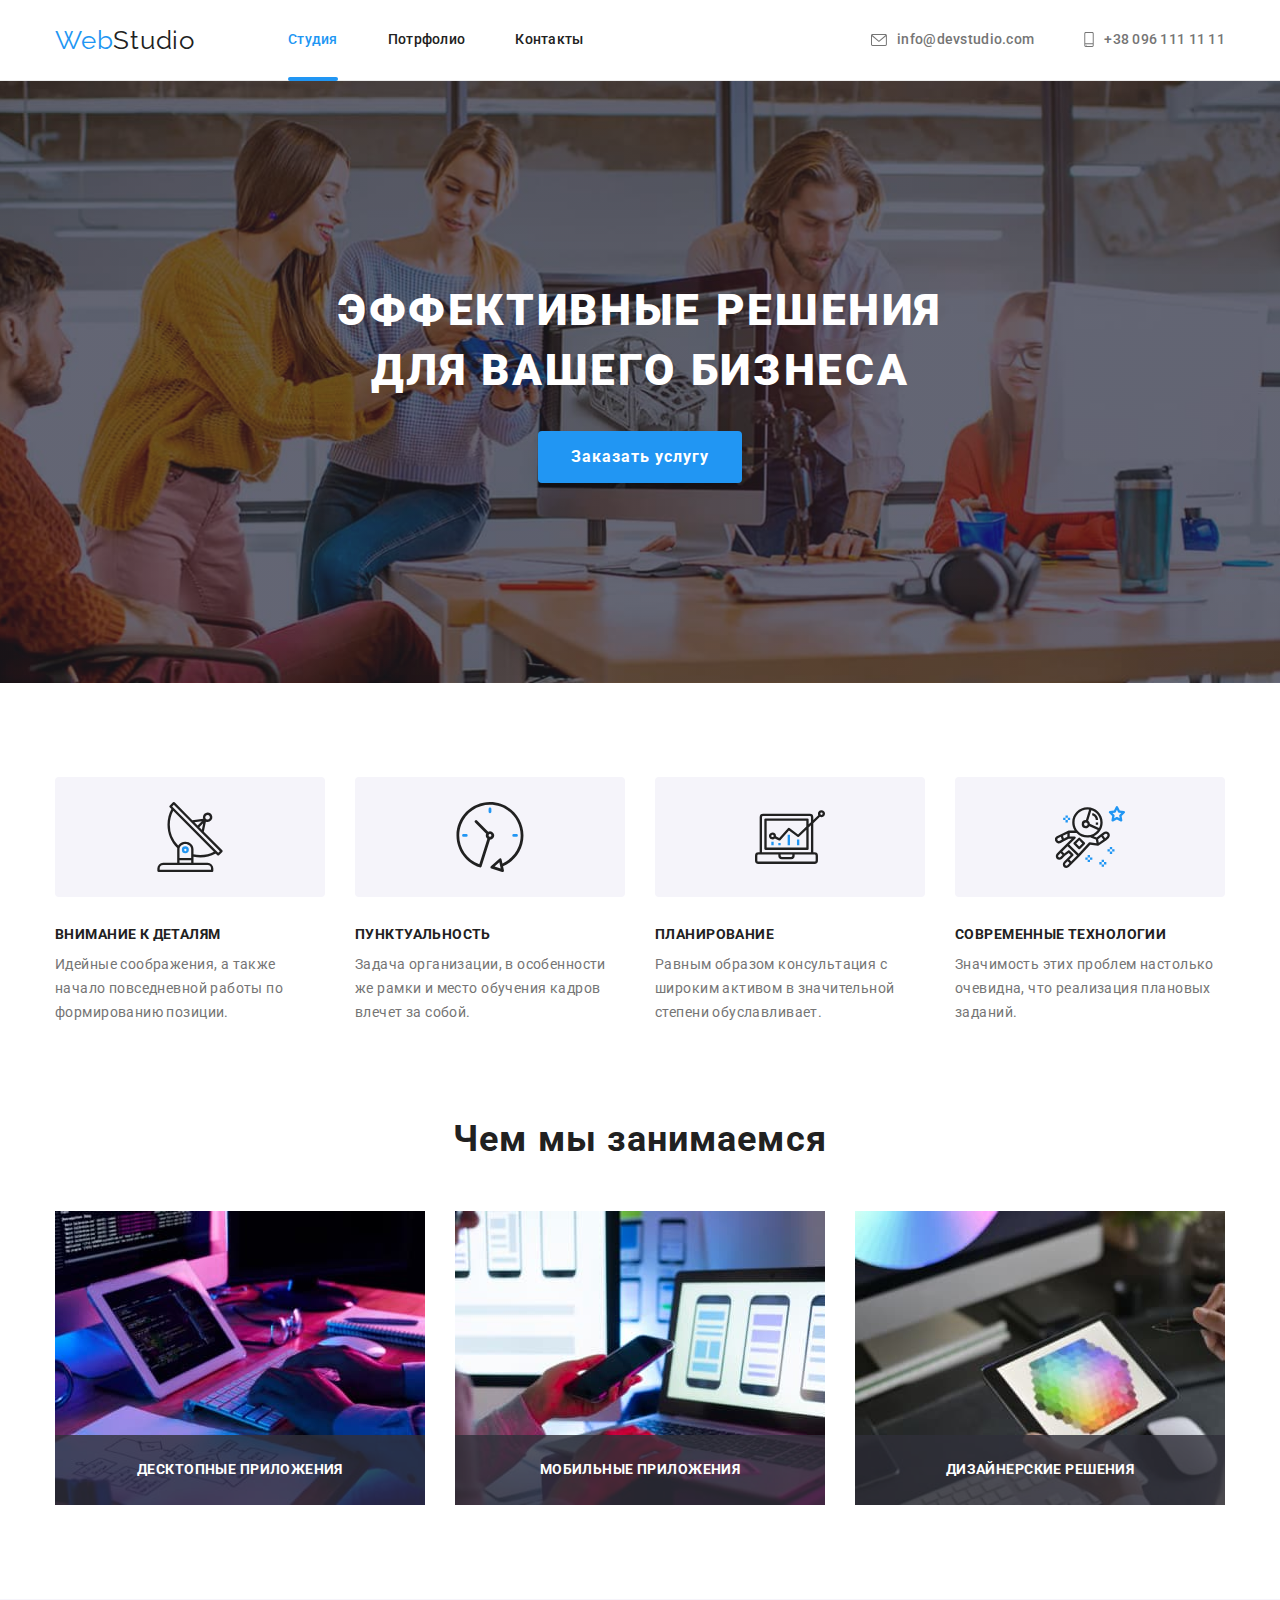
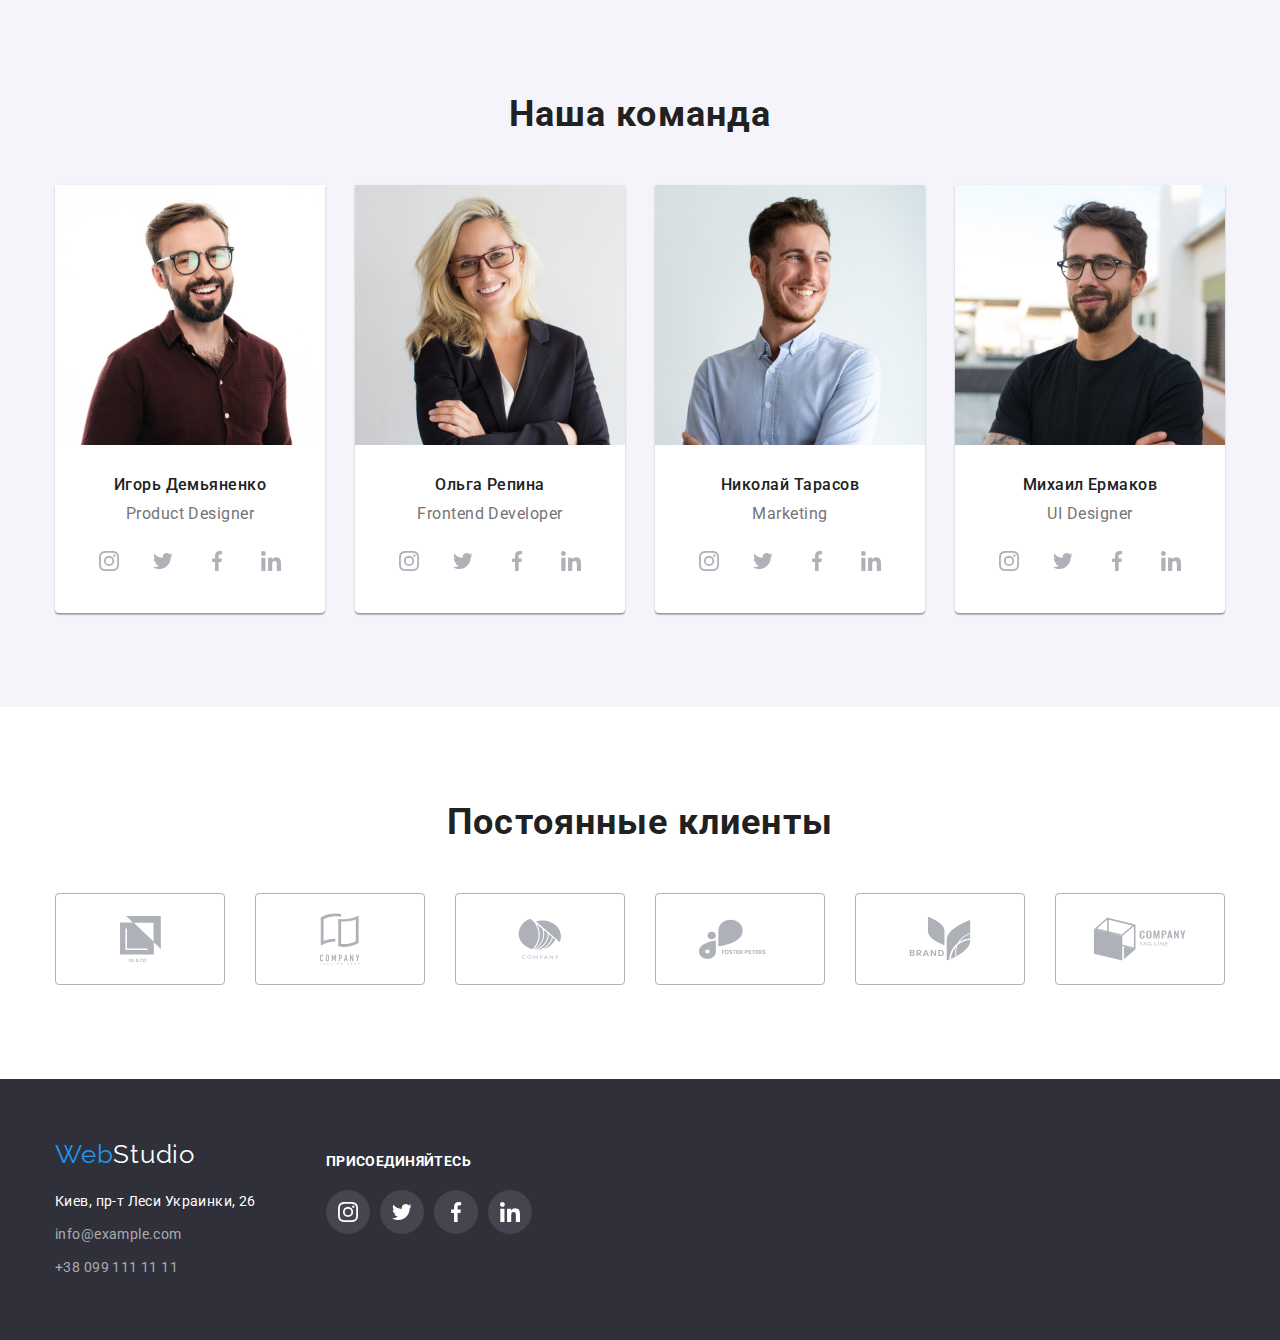
<file: index.html>
<!DOCTYPE html>
<html lang="ru">

<head>
    <meta charset="UTF-8" />
    <meta http-equiv="X-UA-Compatible" content="IE=edge" />
    <meta name="viewport" content="width=device-width, initial-scale=1.0" />
    <title>Studio</title>
    <link rel="preconnect" href="https://fonts.googleapis.com" />
    <link rel="preconnect" href="https://fonts.gstatic.com" crossorigin />
    <link href="https://fonts.googleapis.com/css2?family=Raleway:wght@700&family=Roboto:wght@400;500;700;900&display=swap" rel="stylesheet" />
    <link rel="stylesheet" href="https://cdnjs.cloudflare.com/ajax/libs/modern-normalize/1.1.0/modern-normalize.min.css" />
    <link rel="stylesheet" href="./css/styles.css" />
</head>

<body class="page">
    <!--Хедер-->
    <header class="header">
        <div class="conteiner">
            <nav class="header-nav">
                <ul class="header-list list">
                    <li class="header-item">
                        <a href="/" class="logo"><span class="first-logo">Web</span><span class="second-logo">Studio</span></a
              >
            </li>
            <li class="header-item">
              <a href="./index.html" class="header-link current">Студия</a>
                    </li>
                    <li class="header-item">
                        <a href="./portfolio.html" class="header-link">Потрфолио</a>
                    </li>
                    <li class="header-item">
                        <a href="#" class="header-link">Контакты</a>
                    </li>
                </ul>
            </nav>
            <ul class="header-list list">
                <li class="header-item">
                    <a href="mailto:info@devstudio.com" class="header-link mail"><svg class="header-icon mail" width="16px" height="12px">
                <use href="./images/icon.svg#icon-envelope"></use></svg
              >info@devstudio.com</a
            >
          </li>

          <li class="header-item">
            <a href="tel:+380961111111" class="header-link tel"
              ><svg class="header-icon tel" width="10px" height="15px">
                <use href="./images/icon.svg#icon-smartphone"></use></svg
              >+38 096 111 11 11</a
            >
          </li>
        </ul>
      </div>
    </header>
    <main>
      <!--Охотник-->
      <section class="hunter section">
        <div class="conteiner">
          <h1 class="hunter-text">Эффективные решения для вашего бизнеса</h1>
          <button type="button" class="hunter-btn" data-modal-open>Заказать услугу</button>
        </div>
      </section>
      <!--Преимущества-->
      <section class="advantage section">
        <div class="conteiner">
          <h2 class="advantage-title visually-hidden">Преимущества</h2>

          <ul class="advantage-list list">
            <li class="advantage-item antenna">
              <div class="advantage-box">
                <svg class="advantage-icon" width="70px" height="70px">
                  <use href="./images/icon.svg#icon-antenna"></use>
                </svg>
              </div>
              <h3 class="advantage-quality">Внимание к деталям</h3>
              <p class="advantage-text">
                Идейные соображения, а также начало повседневной работы по формированию позиции.
              </p>
            </li>
            <li class="advantage-item clock">
              <div class="advantage-box">
                <svg class="advantage-icon" width="70px" height="70px">
                  <use href="./images/icon.svg#icon-clock"></use>
                </svg>
              </div>
              <h3 class="advantage-quality">Пунктуальность</h3>
              <p class="advantage-text">
                Задача организации, в особенности же рамки и место обучения кадров влечет за собой.
              </p>
            </li>
            <li class="advantage-item diagramm">
              <div class="advantage-box">
                <svg class="advantage-icon" width="70px" height="70px">
                  <use href="./images/icon.svg#icon-diagram"></use>
                </svg>
              </div>
              <h3 class="advantage-quality">Планирование</h3>
              <p class="advantage-text">
                Равным образом консультация с широким активом в значительной степени обуславливает.
              </p>
            </li>
            <li class="advantage-item astronaut">
              <div class="advantage-box">
                <svg class="advantage-icon" width="70px" height="70px">
                  <use href="./images/icon.svg#icon-astronaut"></use>
                </svg>
              </div>
              <h3 class="advantage-quality">Современные технологии</h3>
              <p class="advantage-text">
                Значимость этих проблем настолько очевидна, что реализация плановых заданий.
              </p>
            </li>
          </ul>
        </div>
      </section>
      <!--Чем мы занимаемся-->
      <section class="our-work section">
        <div class="conteiner">
          <h2 class="our-work-title">Чем мы занимаемся</h2>

          <ul class="our-work-list list">
            <li class="our-work-item">
              <div class="thumb-box"><p class="thumb-text">Десктопные приложения</p></div>
              <img src="./images/pc.jpg" alt="работа за компьютером" width="370" />
            </li>

            <li class="our-work-item">
              <div class="thumb-box"><p class="thumb-text">Мобильные приложения</p></div>
              <img src="./images/notebook.jpg" alt="работа за ноутбуком" width="370" />
            </li>

            <li class="our-work-item">
              <div class="thumb-box"><p class="thumb-text">Дизайнерские решения</p></div>
              <img src="./images/tablet.jpg" alt="работа с планшетом" width="370" />
            </li>
          </ul>
        </div>
      </section>
      <!--Наша команда-->
      <section class="workers section">
        <div class="conteiner">
          <h2 class="workers-title">Наша команда</h2>
          <ul class="workers-list list">
            <li class="workers-item">
              <img src="./images/i.demyanenko.jpg" alt="Игорь Демьяненко" width="270" />
              <div class="team">
                <h3 class="wokers-names">Игорь Демьяненко</h3>
                <p class="workers-position">Product Designer</p>
                <ul class="soc-list list">
                  <li class="soc-item">
                    <a href="" class="soc-link">
                      <svg class="soc-icon" width="20" height="20">
                        <use href="./images/icon.svg#icon-instagram"></use></svg
                    ></a>
                </li>
                <li class="soc-item">
                    <a href="" class="soc-link">
                        <svg class="soc-icon" width="20" height="20">
                        <use href="./images/icon.svg#icon-twitter"></use></svg
                    ></a>
                  </li>
                  <li class="soc-item">
                    <a href="" class="soc-link">
                      <svg class="soc-icon" width="20" height="20">
                        <use href="./images/icon.svg#icon-facebook"></use></svg
                    ></a>
                  </li>
                  <li class="soc-item">
                    <a href="" class="soc-link">
                      <svg class="soc-icon" width="20" height="20">
                        <use href="./images/icon.svg#icon-linkedin"></use></svg
                    ></a>
                  </li>
                </ul>
              </div>
            </li>
            <li class="workers-item">
              <img src="./images/o.repina.jpg" alt="Ольга Репина" width="270" />
              <div class="team">
                <h3 class="wokers-names">Ольга Репина</h3>
                <p class="workers-position">Frontend Developer</p>
                <ul class="soc-list list">
                  <li class="soc-item">
                    <a href="" class="soc-link">
                      <svg class="soc-icon" width="20" height="20">
                        <use href="./images/icon.svg#icon-instagram"></use></svg
                    ></a>
                  </li>
                  <li class="soc-item">
                    <a href="" class="soc-link">
                      <svg class="soc-icon" width="20" height="20">
                        <use href="./images/icon.svg#icon-twitter"></use></svg
                    ></a>
                  </li>
                  <li class="soc-item">
                    <a href="" class="soc-link">
                      <svg class="soc-icon" width="20" height="20">
                        <use href="./images/icon.svg#icon-facebook"></use></svg
                    ></a>
                  </li>
                  <li class="soc-item">
                    <a href="" class="soc-link">
                      <svg class="soc-icon" width="20" height="20">
                        <use href="./images/icon.svg#icon-linkedin"></use></svg
                    ></a>
                  </li>
                </ul>
              </div>
            </li>
            <li class="workers-item">
              <img src="./images/n.tarasov.jpg" alt="Николай Тарасов" width="270" />
              <div class="team">
                <h3 class="wokers-names">Николай Тарасов</h3>
                <p class="workers-position">Marketing</p>
                <ul class="soc-list list">
                  <li class="soc-item">
                    <a href="" class="soc-link">
                      <svg class="soc-icon" width="20" height="20">
                        <use href="./images/icon.svg#icon-instagram"></use></svg
                    ></a>
                  </li>
                  <li class="soc-item">
                    <a href="" class="soc-link">
                      <svg class="soc-icon" width="20" height="20">
                        <use href="./images/icon.svg#icon-twitter"></use></svg
                    ></a>
                  </li>
                  <li class="soc-item">
                    <a href="" class="soc-link">
                      <svg class="soc-icon" width="20" height="20">
                        <use href="./images/icon.svg#icon-facebook"></use></svg
                    ></a>
                  </li>
                  <li class="soc-item">
                    <a href="" class="soc-link">
                      <svg class="soc-icon" width="20" height="20">
                        <use href="./images/icon.svg#icon-linkedin"></use></svg
                    ></a>
                  </li>
                </ul>
              </div>
            </li>
            <li class="workers-item">
              <img src="./images/m.ermakov.jpg" alt="Михаил Ермаков" width="270" />
              <div class="team">
                <h3 class="wokers-names">Михаил Ермаков</h3>
                <p class="workers-position">UI Designer</p>
                <ul class="soc-list list">
                  <li class="soc-item">
                    <a href="" class="soc-link">
                      <svg class="soc-icon" width="20" height="20">
                        <use href="./images/icon.svg#icon-instagram"></use></svg
                    ></a>
                  </li>
                  <li class="soc-item">
                    <a href="" class="soc-link">
                      <svg class="soc-icon" width="20" height="20">
                        <use href="./images/icon.svg#icon-twitter"></use></svg
                    ></a>
                  </li>
                  <li class="soc-item">
                    <a href="" class="soc-link">
                      <svg class="soc-icon" width="20" height="20">
                        <use href="./images/icon.svg#icon-facebook"></use></svg
                    ></a>
                  </li>
                  <li class="soc-item">
                    <a href="" class="soc-link">
                      <svg class="soc-icon" width="20" height="20">
                        <use href="./images/icon.svg#icon-linkedin"></use></svg
                    ></a>
                  </li>
                </ul>
              </div>
            </li>
          </ul>
        </div>
      </section>

      <!--КЛИЕНТЫ-->

      <section class="permanent-clients section">
        <div class="container clients">
          <h2 class="clients-title">Постоянные клиенты</h2>
          <ul class="clients-list list">
            <li class="clients-item">
              <a href=" " class="clients-link">
                <svg class="clients-icon" width="41 " height="46.7 ">
                  <use href="./images/icon.svg#icon-logo "></use></svg
              ></a>
            </li>
            <li class="clients-item">
              <a href=" " class="clients-link"
                ><svg class="clients-icon" width="40 " height="52 ">
                  <use href="./images/icon.svg#icon-logo2 "></use>
                </svg>
                    </a>
                </li>
                <li class="clients-item">
                    <a href=" " class="clients-link">
                        <svg class="clients-icon" width="43.46" height="41.18 ">
                  <use href="./images/icon.svg#icon-logo3 "></use>
                </svg>
                    </a>
                </li>
                <li class="clients-item">
                    <a href=" " class="clients-link">
                        <svg class="clients-icon" width="84.44" height="40.62 ">
                  <use href="./images/icon.svg#icon-logo4 "></use>
                </svg>
                    </a>
                </li>
                <li class="clients-item">
                    <a href=" " class="clients-link">
                        <svg class="clients-icon" width="62.54" height="45.43 ">
                  <use href="./images/icon.svg#icon-logo5 "></use>
                </svg>
                    </a>
                </li>
                <li class="clients-item">
                    <a href=" " class="clients-link">
                        <svg class="clients-icon" width="93.79" height="43.93 ">
                  <use href="./images/icon.svg#icon-logo6 "></use>
                </svg>
                    </a>
                </li>
            </ul>
        </div>
        </section>
        </main>
        <!--Футер-->
        <footer class="footer">
            <div class="conteiner adress">
                <div class="adress-box">
                    <a href="/ " class="logo footer"><span class="first-logo">Web</span><span class="second-logo">Studio</span></a
          >
          <address class="adress">
            <ul class="adress-list list">
              <li class="adress-item">
                <a
                  href="https://www.google.com.ua/maps/place/%D0%B1%D1%83%D0%BB.+%D0%9B%D0%B5%D1%81%D0%B8+%D0%A3%D0%BA%D1%80%D0%B0%D0%B8%D0%BD%D0%BA%D0%B8,+26,+%D0%9A%D0%B8%D0%B5%D0%B2,+02000/@50.4265841,30.5361971,17z/data=!4m13!1m7!3m6!1s0x40d4cf0e033ecbe9:0x57a4dffefec77da0!2z0LHRg9C7LiDQm9C10YHQuCDQo9C60YDQsNC40L3QutC4LCAyNiwg0JrQuNC10LIsIDAyMDAw!3b1!8m2!3d50.4265807!4d30.5383858!3m4!1s0x40d4cf0e033ecbe9:0x57a4dffefec77da0!8m2!3d50.4265807!4d30.5383858?hl=ru "
                  class="adress-link link"
                  target="blank "
                >
                  Киев, пр-т Леси Украинки, 26
                </a>
                    </li>
                    <li class="adress-item">
                        <a href="mailto:info@example.com " class="adress-mail link">info@example.com</a>
                    </li>
                    <li class="adress-item">
                        <a href="tel:+380991111111 " class="adress-tel link">+38 099 111 11 11</a>
                    </li>
                    </ul>
                    </address>
                </div>

                <div class="adress-soc">
                    <p class="soc-text">Присоединяйтесь</p>
                    <ul class="soc-footer list">
                        <li class="soc-footer-item">
                            <a href="" class="soc-footer-link">
                                <svg class="soc-footer-icon" width="20" height="20">
                  <use href="./images/icon.svg#icon-instagram"></use>
                </svg>
                            </a>
                        </li>
                        <li class="soc-footer-item">
                            <a href="" class="soc-footer-link">
                                <svg class="soc-footer-icon" width="20" height="20">
                  <use href="./images/icon.svg#icon-twitter"></use>
                </svg>
                            </a>
                        </li>
                        <li class="soc-footer-item">
                            <a href="" class="soc-footer-link">
                                <svg class="soc-footer-icon" width="20" height="20">
                  <use href="./images/icon.svg#icon-facebook"></use>
                </svg>
                            </a>
                        </li>
                        <li class="soc-footer-item">
                            <a href="" class="soc-footer-link">
                                <svg class="soc-footer-icon" width="20" height="20">
                  <use href="./images/icon.svg#icon-linkedin"></use>
                </svg>
                            </a>
                        </li>
                    </ul>
                </div>
            </div>
        </footer>
        <div class="backdrop is-hidden" data-modal>
            <div class="modal">
                <button type="button" class="modal-close-btn" data-modal-close>
          <svg class="modal-close-icon" width="18" height="18">
            <use href="./images/icon.svg#icon-close-black"></use>
          </svg>
        </button>
            </div>
        </div>
        <script src="./js/modal.js"></script>
</body>

</html>
</file>
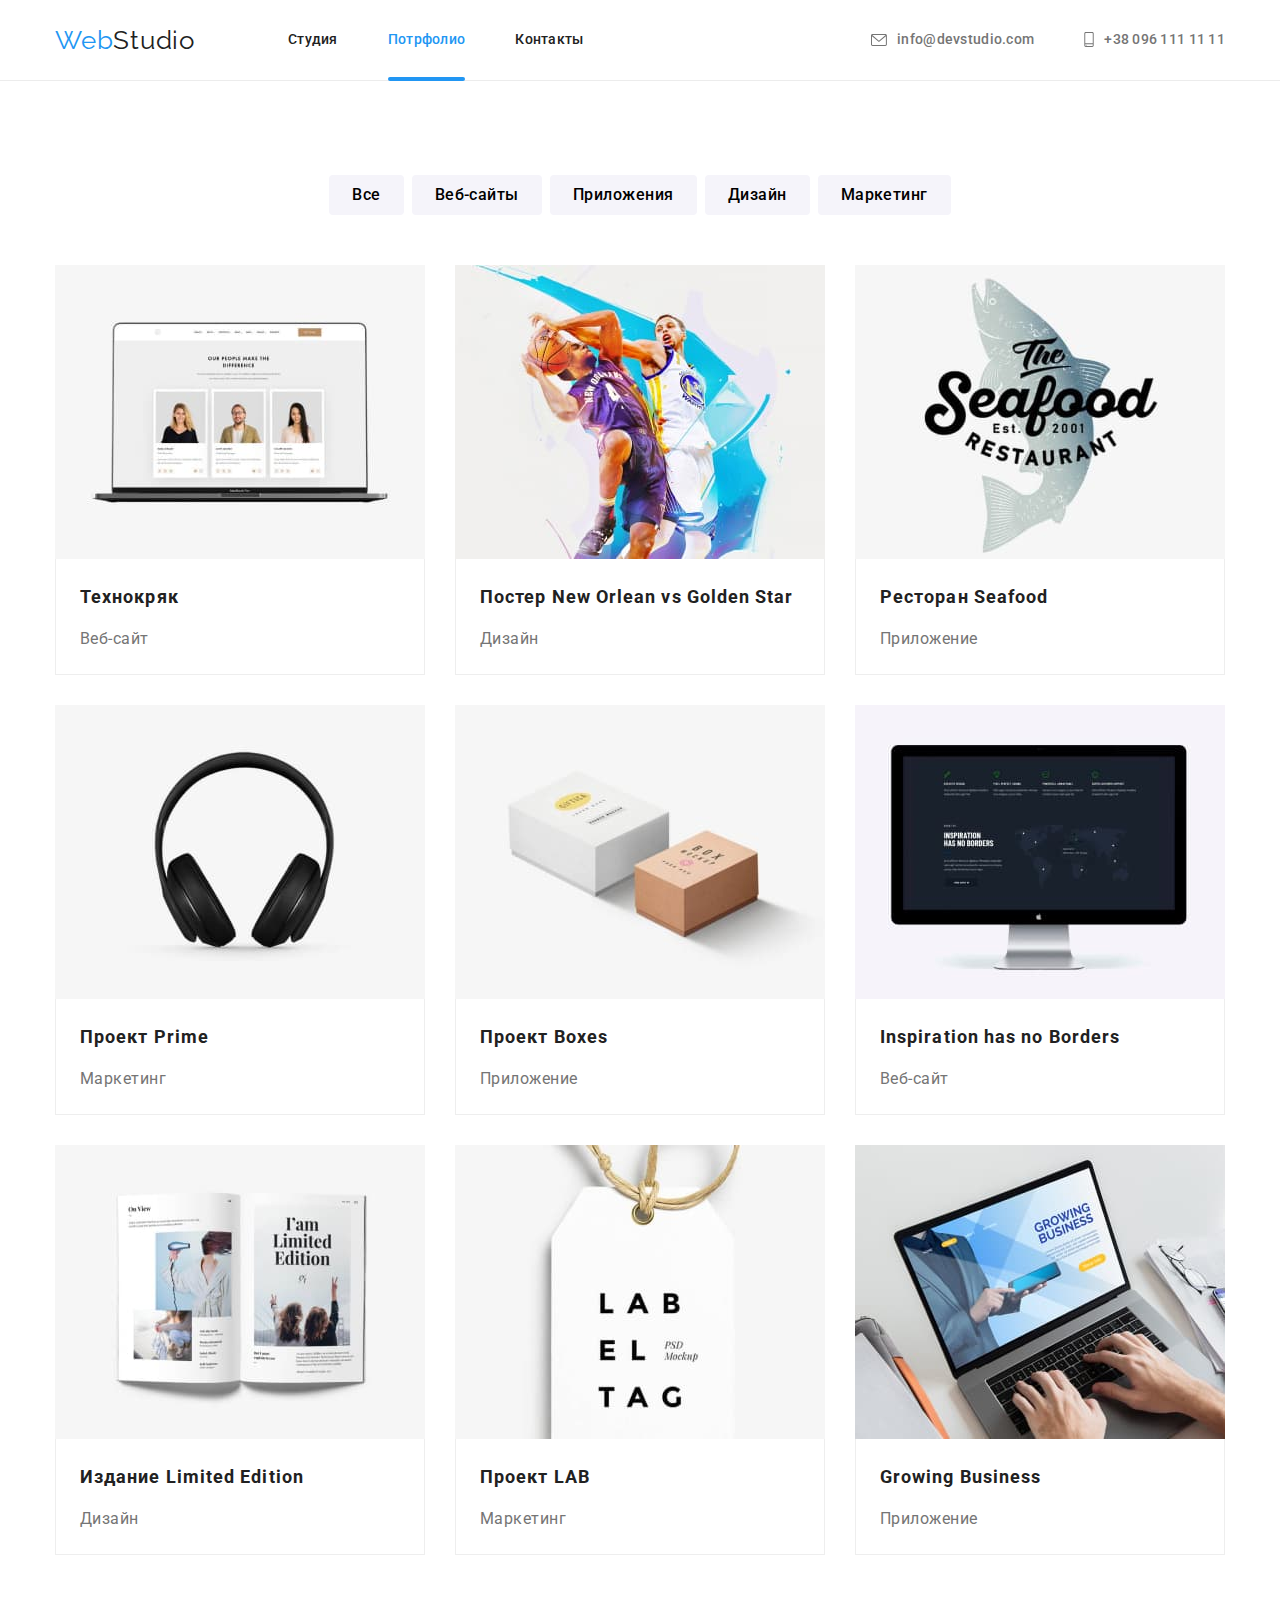
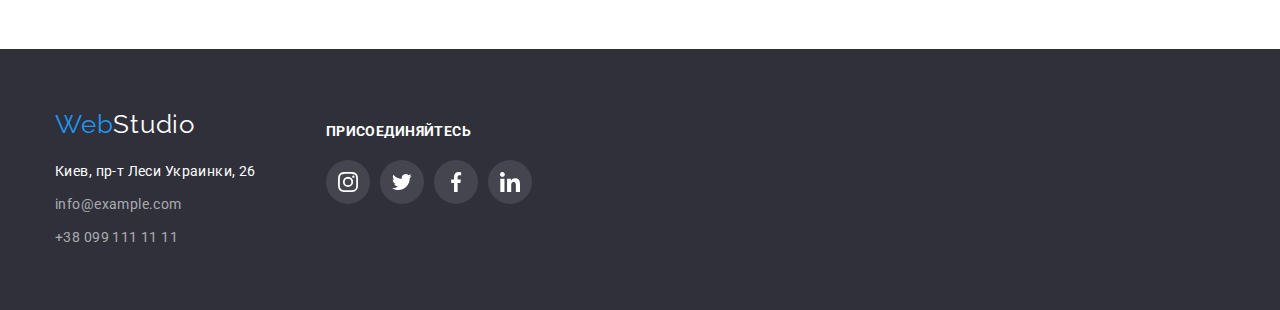
<file: portfolio.html>
<!DOCTYPE html>
<html lang="ru">

<head>
    <meta charset="UTF-8" />
    <meta http-equiv="X-UA-Compatible" content="IE=edge" />
    <meta name="viewport" content="width=device-width, initial-scale=1.0" />
    <title>Portfolio</title>
    <link rel="preconnect" href="https://fonts.googleapis.com" />
    <link rel="preconnect" href="https://fonts.gstatic.com" crossorigin />
    <link href="https://fonts.googleapis.com/css2?family=Raleway:wght@700&family=Roboto:wght@400;500;700;900&display=swap" rel="stylesheet" />
    <link rel="stylesheet" href="https://cdnjs.cloudflare.com/ajax/libs/modern-normalize/1.1.0/modern-normalize.min.css" />
    <link rel="stylesheet" href="./css/styles.css" />
</head>

<body class="page">
    <!--Хедер-->
    <header class="header">
        <div class="conteiner">
            <nav class="header-nav">
                <ul class="header-list list">
                    <li class="header-item">
                        <a href="/" class="logo"><span class="first-logo">Web</span><span class="second-logo">Studio</span></a
              >
            </li>
            <li class="header-item">
              <a href="./index.html" class="header-link">Студия</a>
                    </li>
                    <li class="header-item">
                        <a href="./portfolio.html" class="header-link current">Потрфолио</a>
                    </li>
                    <li class="header-item">
                        <a href="#" class="header-link">Контакты</a>
                    </li>
                </ul>
            </nav>
            <ul class="header-list list">
                <li class="header-item">
                    <a href="mailto:info@devstudio.com" class="header-link mail"><svg class="header-icon mail" width="16px" height="12px">
                <use href="./images/icon.svg#icon-envelope"></use></svg
              >info@devstudio.com</a
            >
          </li>

          <li class="header-item">
            <a href="tel:+380961111111" class="header-link tel"
              ><svg class="header-icon tel" width="10px" height="15px">
                <use href="./images/icon.svg#icon-smartphone"></use></svg
              >+38 096 111 11 11</a
            >
          </li>
        </ul>
      </div>
    </header>

    <!--Основна секція-->
    <main>
      <section class="portfolio section">
        <div class="conteiner">
          <h1 class="portfolio-title visually-hidden">Примеры работ</h1>
          <!--Кнопки для фільтру-->
          <ul class="portfolio-list list">
            <li class="btn-item">
              <button type="button" class="portfolio-btn">Все</button>
            </li>
            <li class="btn-item"><button type="button" class="portfolio-btn">Веб-сайты</button></li>
            <li class="btn-item">
              <button type="button" class="portfolio-btn">Приложения</button>
            </li>
            <li class="btn-item"><button type="button" class="portfolio-btn">Дизайн</button></li>
            <li class="btn-item"><button type="button" class="portfolio-btn">Маркетинг</button></li>
          </ul>
          <!--Картинки-посилання-->
          <ul class="portfolio list">
            <li class="portfolio-item">
              <a href="#" class="portfolio-link link">
                <div class="thumb-img">
                  <img src="./images/img.jpg" alt="ноутбук" width="370" />

                  <p class="portfolio-thumb-text">
                    Ресурс предлагает комплексные предложения с разным уровнем функционала и
                    сервисов. Все это позволит посетителю получить исчерпывающие сведения о компании
                    или частном лице.
                  </p>
                </div>

                <div class="project">
                  <h2 class="portfolio-name">Технокряк</h2>
                  <p class="portfolio-kind">Веб-сайт</p>
                </div>
              </a>
                </li>
                <li class="portfolio-item">
                    <a href="#" class="portfolio-link link">
                        <div class="thumb-img">
                            <img src="./images/img1.jpg" alt="два баскетболиста" width="370" />

                            <p class="portfolio-thumb-text">
                                Ресурс предлагает комплексные предложения с разным уровнем функционала и сервисов. Все это позволит посетителю получить исчерпывающие сведения о компании или частном лице.
                            </p>
                        </div>

                        <div class="project">
                            <h2 class="portfolio-name">Постер New Orlean vs Golden Star</h2>
                            <p class="portfolio-kind">Дизайн</p>
                        </div>
                    </a>
                </li>
                <li class="portfolio-item">
                    <a href="#" class="portfolio-link link">
                        <div class="thumb-img">
                            <img src="./images/img(2).jpg" alt="эмблема ресторана" width="370" />

                            <p class="portfolio-thumb-text">
                                Ресурс предлагает комплексные предложения с разным уровнем функционала и сервисов. Все это позволит посетителю получить исчерпывающие сведения о компании или частном лице.
                            </p>
                        </div>
                        <div class="project">
                            <h2 class="portfolio-name">Ресторан Seafood</h2>
                            <p class="portfolio-kind">Приложение</p>
                        </div>
                    </a>
                </li>
                <li class="portfolio-item">
                    <a href="#" class="portfolio-link link">
                        <div class="thumb-img">
                            <img src="./images/img(3).jpg" alt="наушники" width="370" />

                            <p class="portfolio-thumb-text">
                                Ресурс предлагает комплексные предложения с разным уровнем функционала и сервисов. Все это позволит посетителю получить исчерпывающие сведения о компании или частном лице.
                            </p>
                        </div>
                        <div class="project">
                            <h2 class="portfolio-name">Проект Prime</h2>
                            <p class="portfolio-kind">Маркетинг</p>
                        </div>
                    </a>
                </li>
                <li class="portfolio-item">
                    <a href="#" class="portfolio-link link">
                        <div class="thumb-img">
                            <img src="./images/img(4).jpg" alt="коробки" width="370" />

                            <p class="portfolio-thumb-text">
                                Ресурс предлагает комплексные предложения с разным уровнем функционала и сервисов. Все это позволит посетителю получить исчерпывающие сведения о компании или частном лице.
                            </p>
                        </div>
                        <div class="project">
                            <h2 class="portfolio-name">Проект Boxes</h2>
                            <p class="portfolio-kind">Приложение</p>
                        </div>
                    </a>
                </li>
                <li class="portfolio-item">
                    <a href="#" class="portfolio-link link">
                        <div class="thumb-img">
                            <img src="./images/img(5).jpg" alt="монитор" width="370" />

                            <p class="portfolio-thumb-text">
                                Ресурс предлагает комплексные предложения с разным уровнем функционала и сервисов. Все это позволит посетителю получить исчерпывающие сведения о компании или частном лице.
                            </p>
                        </div>
                        <div class="project">
                            <h2 class="portfolio-name">Inspiration has no Borders</h2>
                            <p class="portfolio-kind">Веб-сайт</p>
                        </div>
                    </a>
                </li>
                <li class="portfolio-item">
                    <a href="#" class="portfolio-link link">
                        <div class="thumb-img">
                            <img src="./images/img(6).jpg" alt="книга" width="370" />

                            <p class="portfolio-thumb-text">
                                Ресурс предлагает комплексные предложения с разным уровнем функционала и сервисов. Все это позволит посетителю получить исчерпывающие сведения о компании или частном лице.
                            </p>
                        </div>
                        <div class="project">
                            <h2 class="portfolio-name">Издание Limited Edition</h2>
                            <p class="portfolio-kind">Дизайн</p>
                        </div>
                    </a>
                </li>
                <li class="portfolio-item">
                    <a href="#" class="portfolio-link link">
                        <div class="thumb-img">
                            <img src="./images/img(7).jpg" alt="этикетка lab" width="370" />

                            <p class="portfolio-thumb-text">
                                Ресурс предлагает комплексные предложения с разным уровнем функционала и сервисов. Все это позволит посетителю получить исчерпывающие сведения о компании или частном лице.
                            </p>
                        </div>
                        <div class="project">
                            <h2 class="portfolio-name">Проект LAB</h2>
                            <p class="portfolio-kind">Маркетинг</p>
                        </div>
                    </a>
                </li>
                <li class="portfolio-item">
                    <a href="#" class="portfolio-link link">
                        <div class="thumb-img">
                            <img src="./images/img(8).jpg" alt="работа за ноутбуком" width="370" />

                            <p class="portfolio-thumb-text">
                                Ресурс предлагает комплексные предложения с разным уровнем функционала и сервисов. Все это позволит посетителю получить исчерпывающие сведения о компании или частном лице.
                            </p>
                        </div>
                        <div class="project">
                            <h2 class="portfolio-name">Growing Business</h2>
                            <p class="portfolio-kind">Приложение</p>
                        </div>
                    </a>
                </li>
            </ul>
        </div>
        </section>
        </main>
        <!--Футер-->
        <footer class="footer">
            <div class="conteiner adress">
                <div class="adress-box">
                    <a href="/ " class="logo footer"><span class="first-logo">Web</span><span class="second-logo">Studio</span></a
          >
          <address class="adress">
            <ul class="adress-list list">
              <li class="adress-item">
                <a
                  href="https://www.google.com.ua/maps/place/%D0%B1%D1%83%D0%BB.+%D0%9B%D0%B5%D1%81%D0%B8+%D0%A3%D0%BA%D1%80%D0%B0%D0%B8%D0%BD%D0%BA%D0%B8,+26,+%D0%9A%D0%B8%D0%B5%D0%B2,+02000/@50.4265841,30.5361971,17z/data=!4m13!1m7!3m6!1s0x40d4cf0e033ecbe9:0x57a4dffefec77da0!2z0LHRg9C7LiDQm9C10YHQuCDQo9C60YDQsNC40L3QutC4LCAyNiwg0JrQuNC10LIsIDAyMDAw!3b1!8m2!3d50.4265807!4d30.5383858!3m4!1s0x40d4cf0e033ecbe9:0x57a4dffefec77da0!8m2!3d50.4265807!4d30.5383858?hl=ru "
                  class="adress-link link"
                  target="blank "
                >
                  Киев, пр-т Леси Украинки, 26</a
                >
              </li>
              <li class="adress-item">
                <a href="mailto:info@example.com " class="adress-mail link">info@example.com</a>
                    </li>
                    <li class="adress-item">
                        <a href="tel:+380991111111 " class="adress-tel link">+38 099 111 11 11</a>
                    </li>
                    </ul>
                    </address>
                </div>

                <div class="adress-soc">
                    <p class="soc-text">Присоединяйтесь</p>
                    <ul class="soc-footer list">
                        <li class="soc-footer-item">
                            <a href="" class="soc-footer-link">
                                <svg class="soc-footer-icon" width="20" height="20">
                  <use href="./images/icon.svg#icon-instagram"></use>
                </svg>
                            </a>
                        </li>
                        <li class="soc-footer-item">
                            <a href="" class="soc-footer-link">
                                <svg class="soc-footer-icon" width="20" height="20">
                  <use href="./images/icon.svg#icon-twitter"></use>
                </svg>
                            </a>
                        </li>
                        <li class="soc-footer-item">
                            <a href="" class="soc-footer-link">
                                <svg class="soc-footer-icon" width="20" height="20">
                  <use href="./images/icon.svg#icon-facebook"></use>
                </svg>
                            </a>
                        </li>
                        <li class="soc-footer-item">
                            <a href="" class="soc-footer-link">
                                <svg class="soc-footer-icon" width="20" height="20">
                  <use href="./images/icon.svg#icon-linkedin"></use>
                </svg>
                            </a>
                        </li>
                    </ul>
                </div>
            </div>
        </footer>
</body>

</html>
</file>
<file: css/styles.css>
:root {
    --primary-text-color: #757575;
    --title-text-color: #212121;
    --accent-color: #2196f3;
    --main-color-background: #ffffff;
    --hunter-footer-backg-color: #2f303a;
    --secondary-text-color: #ffffff;
}


/*---------------------STUDIO----------------------*/

body {
    margin: 0;
    font-family: 'Roboto', 'Raleway', sans-serif;
    color: var(--primary-text-color);
}

h1,
h2,
h3,
h4,
h5,
h6,
ul,
p {
    margin: 0;
    padding: 0;
}

img {
    display: block;
    width: 100%;
    height: auto;
}

.conteiner {
    width: 1200px;
    margin: 0 auto;
    padding: 0 15px;
}

.section {
    padding-top: 94px;
    padding-bottom: 94px;
}

.visually-hidden {
    position: absolute;
    white-space: nowrap;
    width: 1px;
    height: 1px;
    overflow: hidden;
    border: 0;
    padding: 0;
    clip: rect(0 0 0 0);
    clip-path: inset(50%);
    margin: -1px;
}

.list {
    list-style: none;
}

.link {
    font-style: normal;
    text-decoration: none;
}


/*--------------------------Header-------------------------*/

.header {
    border-bottom: 1px solid #ececec;
    background-color: var(--main-color-background);
}

.header-link.current {
    color: var(--accent-color);
    position: relative;
}

.header-link.current::after {
    content: '';
    position: absolute;
    width: 100%;
    height: 4px;
    background-color: var(--accent-color);
    border-radius: 2px;
    bottom: -1px;
}


/*---------------------Логотип-------------------------*/

.logo {
    font-family: 'Raleway', sans-serif;
    font-size: 26px;
    line-height: 1.19;
    text-decoration: none;
    letter-spacing: 0.03em;
}

.first-logo {
    color: var(--accent-color);
}

.second-logo {
    color: var(--title-text-color);
}


/*------------------------Navigation-------------------*/

.header-link {
    font-weight: 500;
    font-size: 14px;
    line-height: 1.14;
    letter-spacing: 0.02em;
    color: var(--title-text-color);
    display: flex;
    align-items: center;
    text-decoration: none;
    transition: color 250ms cubic-bezier(0.4, 0, 0.2, 1);
}

.header-link:hover,
.header-link:focus {
    color: var(--accent-color);
}

.mail,
.tel {
    color: var(--primary-text-color);
}

.header .conteiner {
    display: flex;
}

.header-list {
    display: flex;
    align-items: center;
}

.header-nav+.header-list {
    margin-left: auto;
}

.header-item {
    margin-right: 50px;
}

.header-item:last-child {
    margin-right: 0;
}

.header-nav .header-item:nth-child(1) {
    margin-right: 93px;
}

.header-link {
    padding-top: 32px;
    padding-bottom: 32px;
}

.header-item .logo {
    padding-top: 24px;
    padding-bottom: 25px;
}


/* ----------------HEADER ICON-------------- */

.header-icon {
    fill: var(--primary-text-color);
    margin-right: 10px;
    transition: fill 250ms cubic-bezier(0.4, 0, 0.2, 1);
}

.header-link.tel:hover .header-icon.tel,
.header-link.tel:focus .header-icon.tel {
    fill: var(--accent-color);
}

.header-link.mail:hover .header-icon.mail,
.header-link.mail:focus .header-icon.mail {
    fill: var(--accent-color);
}


/*-------------------Hunter------------------------*/

.hunter.section {
    padding-bottom: 200px;
    padding-top: 200px;
    text-align: center;
    background-image: linear-gradient(rgba(47, 48, 58, 0.4), rgba(47, 48, 58, 0.4)), url(../images/bckg-img\ .jpg);
    background-repeat: no-repeat;
    background-color: #c4c4c4;
    margin: 0 auto;
    max-width: 1600px;
    background-position: center;
    background-size: cover;
}

.hunter-text {
    font-weight: 900;
    font-size: 44px;
    line-height: 1.36;
    letter-spacing: 0.06em;
    color: var(--secondary-text-color);
    text-transform: uppercase;
    max-width: 696px;
    margin-bottom: 30px;
    margin-right: auto;
    margin-left: auto;
}


/*--------КНОПКА------*/

.hunter-btn {
    border: 1px solid transparent;
    font-weight: 700;
    background-color: var(--accent-color);
    font-size: 16px;
    line-height: 1.88;
    letter-spacing: 0.06em;
    color: var(--secondary-text-color);
    cursor: pointer;
    box-shadow: 0px 4px 4px rgba(0, 0, 0, 0.15);
    border-radius: 4px;
    margin: 0 auto;
    border: 1px solid transparent;
    min-width: 200px;
    padding: 10px 32px;
    transition: background-color 250ms cubic-bezier(0.4, 0, 0.2, 1);
}

.hunter-btn:hover,
.hunter-btn:focus {
    background-color: #188ce8;
}


/* -------------МОДАЛЬНЕ ВІКНО--------------- */

.backdrop {
    position: fixed;
    background-color: rgba(0, 0, 0, 0.2);
    top: 0;
    width: 100vw;
    height: 100vh;
    transition: opacity 250ms cubic-bezier(0.4, 0, 0.2, 1), visibility 250ms cubic-bezier(0.4, 0, 0.2, 1);
}

.modal {
    position: absolute;
    top: 50%;
    left: 50%;
    transform: translate(-50%, -50%) scale(1);
    width: 528px;
    min-height: 581px;
    background-color: var(--main-color-background);
    border-radius: 4px;
    box-shadow: 0px 1px 3px rgba(0, 0, 0, 0.12), 0px 1px 1px rgba(0, 0, 0, 0.14), 0px 2px 1px rgba(0, 0, 0, 0.2);
    transition: transform 250ms cubic-bezier(0.4, 0, 0.2, 1);
}

.backdrop.is-hidden .modal {
    transform: translate(-50%, -50%) scale(0);
}

.modal-close-btn {
    position: absolute;
    height: 30px;
    width: 30px;
    right: 8px;
    top: 8px;
    border-radius: 50%;
    border: 1px solid rgba(0, 0, 0, 0.1);
    background-color: var(--main-color-background);
    display: flex;
    justify-content: center;
    align-items: center;
    cursor: pointer;
}

.is-hidden {
    opacity: 0;
    visibility: hidden;
    pointer-events: none;
}


/*------------------Преимущества*-------------------*/

.advantage-quality {
    font-size: 14px;
    line-height: 1.14;
    letter-spacing: 0.03em;
    color: var(--title-text-color);
    text-transform: uppercase;
    margin-bottom: 10px;
}

.advantage-text {
    font-size: 14px;
    line-height: 1.71;
    letter-spacing: 0.03em;
    max-width: 270px;
}

.advantage-list {
    display: flex;
    justify-content: space-between;
}


/* --------------ІКОНКИ---------------- */

.advantage-box {
    display: flex;
    align-items: center;
    justify-content: center;
    width: 270px;
    height: 120px;
    background-color: #f5f4fa;
    border-radius: 4px;
    margin-bottom: 30px;
}


/*-----------Чем занимаемся----------*/

.our-work-title {
    font-size: 36px;
    line-height: 1.17;
    text-align: center;
    letter-spacing: 0.03em;
    color: var(--title-text-color);
    margin-bottom: 50px;
}

.our-work.section {
    padding-top: 0;
}

.our-work-list {
    display: flex;
    justify-content: space-between;
}

.our-work-item {
    position: relative;
}

.thumb-text {
    font-weight: 700;
    font-size: 14px;
    line-height: 1.14;
    letter-spacing: 0.03em;
    text-transform: uppercase;
    color: #ffffff;
}

.thumb-box {
    position: absolute;
    display: flex;
    justify-content: center;
    align-items: center;
    bottom: 0;
    width: 100%;
    height: 70px;
    background-color: rgba(47, 48, 58, 0.8);
}


/*---------------------OUR TEAM*------------------------*/

.workers {
    background-color: #f5f4fa;
}

.workers-title {
    font-size: 36px;
    line-height: 1.17;
    text-align: center;
    letter-spacing: 0.03em;
    color: var(--title-text-color);
    margin-bottom: 50px;
}

.wokers-names {
    font-weight: 500;
    font-size: 16px;
    line-height: 1.19;
    letter-spacing: 0.03em;
    color: var(--title-text-color);
    margin-bottom: 10px;
}

.workers-position {
    font-size: 16px;
    line-height: 1.19;
    letter-spacing: 0.03em;
    color: var(--primary-text-color);
    margin-bottom: 16px;
}

.workers-list {
    display: flex;
    gap: 30px;
}

.workers-item {
    box-shadow: 0px 1px 3px rgba(0, 0, 0, 0.12), 0px 1px 1px rgba(0, 0, 0, 0.14), 0px 2px 1px rgba(0, 0, 0, 0.2);
    border-radius: 0px 0px 4px 4px;
    text-align: center;
    background-color: #ffffff;
}

.team {
    padding-top: 30px;
    padding-bottom: 30px;
}


/* -------------ICON----------- */

.soc-list {
    display: flex;
    gap: 10px;
    padding: 0 32px;
}

.soc-item {
    width: 44px;
    height: 44px;
    border-radius: 50%;
}

.soc-link {
    display: flex;
    fill: #afb1b8;
    width: 100%;
    height: 100%;
    border-radius: 50%;
    align-items: center;
    justify-content: center;
}

.soc-link:hover,
.soc-link:focus {
    background-color: var(--accent-color);
}

.soc-link:hover .soc-icon,
.soc-link:focus .soc-icon {
    fill: var(--main-color-background);
}

.soc-link {
    transition: background-color 250ms cubic-bezier(0.4, 0, 0.2, 1);
}

.soc-icon {
    transition: fill 250ms cubic-bezier(0.4, 0, 0.2, 1);
}


/* ------------Постоянные клиенты -----------*/

.clients-title {
    font-size: 36px;
    line-height: 1.17;
    text-align: center;
    letter-spacing: 0.03em;
    color: var(--title-text-color);
    margin-bottom: 50px;
}

.clients-list {
    display: flex;
    gap: 30px;
    justify-content: center;
}

.clients-item {
    height: 92px;
    width: 170px;
}

.clients-icon {
    fill: #afb1b8;
}

.clients-link {
    display: flex;
    width: 100%;
    height: 100%;
    justify-content: center;
    align-items: center;
    border: 1px solid #afb1b8;
    border-radius: 4px;
}

.clients-link:hover,
.clients-link:focus {
    border-color: var(--accent-color);
}

.clients-link:hover .clients-icon,
.clients-link:focus .clients-icon {
    fill: var(--accent-color);
}

.clients-icon {
    transition: fill 250ms cubic-bezier(0.4, 0, 0.2, 1);
}

.clients-link {
    transition: border-color 250ms cubic-bezier(0.4, 0, 0.2, 1);
}


/*--------------------FOOTER--------------------*/

.footer .second-logo {
    color: #ffffff;
}

.footer {
    background-color: var(--hunter-footer-backg-color);
}

.adress-box {
    padding-bottom: 60px;
    padding-top: 60px;
}

.logo.footer {
    padding: 0;
    margin-bottom: 20px;
    display: block;
}

.adress-item .link {
    font-style: normal;
    text-decoration: none;
    transition: color 250ms cubic-bezier(0.4, 0, 0.2, 1);
}

.adress-item .link:hover,
.adress-item .link:focus {
    color: var(--accent-color);
}

.adress-link {
    font-size: 14px;
    line-height: 1.71;
    letter-spacing: 0.03em;
    color: var(--secondary-text-color);
}

.adress-mail,
.adress-tel {
    font-size: 14px;
    line-height: 1.71;
    letter-spacing: 0.03em;
    color: rgba(255, 255, 255, 0.6);
    display: block;
}

.adress-item:not(:last-child) {
    margin-bottom: 9px;
}


/* --------------ICON FOOTER--------------------- */

.conteiner.adress {
    display: flex;
}

.soc-text {
    font-weight: 700;
    text-transform: uppercase;
    font-size: 14px;
    line-height: 1.14;
    letter-spacing: 0.03em;
    color: var(--main-color-background);
    margin-bottom: 20px;
}

.soc-footer.list {
    display: flex;
    gap: 10px;
}

.soc-footer-item {
    width: 44px;
    height: 44px;
}

.soc-footer-link {
    display: flex;
    align-items: center;
    justify-content: center;
    width: 100%;
    height: 100%;
    background-color: rgba(255, 255, 255, 0.1);
    border-radius: 50%;
    transition: background-color 250ms cubic-bezier(0.4, 0, 0.2, 1);
}

.adress-soc {
    margin-left: 70px;
    padding-top: 75px;
}

.soc-footer-icon {
    align-items: center;
    fill: #ffffff;
}

.soc-footer-link:focus,
.soc-footer-link:hover {
    background-color: var(--accent-color);
}


/*------------------PORTFOLIO--------------------*/


/*-----------КНОПКИ----------*/

.portfolio-list {
    display: flex;
    justify-content: center;
    margin-bottom: 50px;
}

.btn-item+.btn-item {
    margin-left: 8px;
}

.portfolio-btn {
    font-family: inherit;
    font-weight: 500;
    font-size: 16px;
    line-height: 1.62;
    text-align: center;
    letter-spacing: 0.03em;
    cursor: pointer;
    background-color: #f5f4fa;
    border-radius: 4px;
    min-width: 71px;
    padding: 6px 22px;
    border: 1px solid transparent;
    transition: color 250ms cubic-bezier(0.4, 0, 0.2, 1), background-color 250ms cubic-bezier(0.4, 0, 0.2, 1), box-shadow 250ms cubic-bezier(0.4, 0, 0.2, 1);
}

.portfolio-btn:hover,
.portfolio-btn:focus {
    color: var(--secondary-text-color);
    background-color: var(--accent-color);
    box-shadow: 0px 3px 1px rgba(0, 0, 0, 0.1), 0px 1px 2px rgba(0, 0, 0, 0.08), 0px 2px 2px rgba(0, 0, 0, 0.12);
}


/*---------------Проекти---------------*/

.portfolio-name {
    font-size: 18px;
    line-height: 2;
    letter-spacing: 0.06em;
    color: var(--title-text-color);
    margin-bottom: 9px;
}

.portfolio-kind {
    font-size: 16px;
    line-height: 1.88;
    letter-spacing: 0.03em;
    color: var(--primary-text-color);
}

.portfolio.list {
    display: flex;
    flex-wrap: wrap;
    gap: 30px;
}

.project {
    padding: 20px 24px;
    border-bottom: 1px solid #eeeeee;
    border-left: 1px solid #eeeeee;
    border-right: 1px solid #eeeeee;
}

.portfolio-link {
    display: block;
    width: 100%;
    height: 100%;
    transition: box-shadow 250ms cubic-bezier(0.4, 0, 0.2, 1);
}

.portfolio-link:hover {
    box-shadow: 0px 1px 1px rgba(0, 0, 0, 0.12), 0px 4px 4px rgba(0, 0, 0, 0.06), 1px 4px 6px rgba(0, 0, 0, 0.16);
}


/* --------------ОВЕРЛЕЙ-------------------- */

.thumb-img {
    position: relative;
    overflow: hidden;
}

.portfolio-thumb-text {
    position: absolute;
    padding: 63px 24px;
    height: 100%;
    width: 100%;
    font-size: 18px;
    line-height: 1.56;
    letter-spacing: 0.03em;
    color: var(--secondary-text-color);
    background-color: rgba(33, 150, 243, 0.9);
    transition: transform 250ms cubic-bezier(0.4, 0, 0.2, 1);
    overflow: auto;
}

.portfolio-link:hover .portfolio-thumb-text {
    transform: translateY(-100%);
}
</file>
